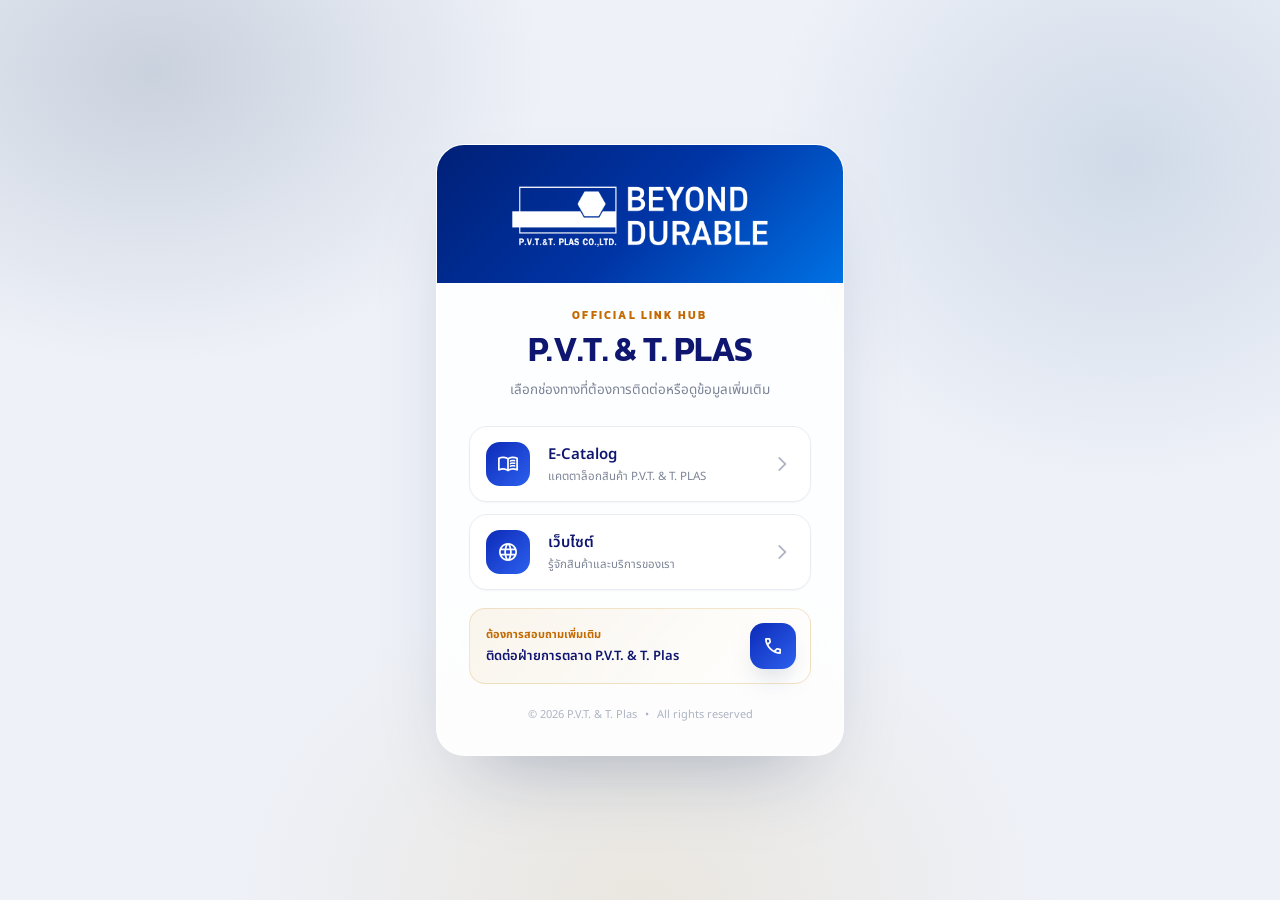
<file: index.html>
<!doctype html>
<html lang="th">
<head>
  <meta charset="UTF-8" />
  <meta name="viewport" content="width=device-width, initial-scale=1.0" />
  <meta name="theme-color" content="#0B1F3A" />

  <title>P.V.T. & T. Plas | Link Hub</title>

  <link rel="preconnect" href="https://fonts.googleapis.com" />
  <link rel="preconnect" href="https://fonts.gstatic.com" crossorigin />

  <link
    href="https://fonts.googleapis.com/css2?family=Kanit:wght@300;400;500;600;700&family=Noto+Sans+Thai:wght@400;500;600;700&display=swap"
    rel="stylesheet"
  />

  <link
    href="https://fonts.googleapis.com/css2?family=Material+Symbols+Outlined"
    rel="stylesheet"
  />

  <link rel="stylesheet" href="./style.css?v=20260731-1" />
</head>

<body>
  <main class="page-shell">
    <section class="profile-card">

      <div class="brand-header">
        <div class="brand-mark">
          <img
            src="/images/W_Edit10.png"
            alt="P.V.T. & T. Plas Logo"
          />
        </div>
      </div>

      <div class="card-body">
        <p class="eyebrow">OFFICIAL LINK HUB</p>

        <h1>P.V.T. & T. PLAS</h1>

        <p class="tagline">
          เลือกช่องทางที่ต้องการติดต่อหรือดูข้อมูลเพิ่มเติม
        </p>

        <div
          id="linkList"
          class="link-list"
          aria-label="ช่องทางติดต่อ"
        ></div>

        <div class="contact-card">
          <div>
            <p class="contact-label">ต้องการสอบถามเพิ่มเติม</p>
            <p class="contact-text">ติดต่อฝ่ายการตลาด P.V.T. & T. Plas</p>
          </div>

          <a
            class="contact-button"
            href="tel:099-614-5651"
            aria-label="โทรติดต่อฝ่ายการตลาด P.V.T. & T. Plas"
          >
            <span class="material-symbols-outlined">call</span>
          </a>
        </div>

        <footer>
          <span>© <span id="currentYear"></span> P.V.T. & T. Plas</span>
          <span class="footer-dot">•</span>
          <span>All rights reserved</span>
        </footer>
      </div>
    </section>
  </main>

  <script src="./script.js?v=20260731-1"></script>
</body>
</html>
</file>
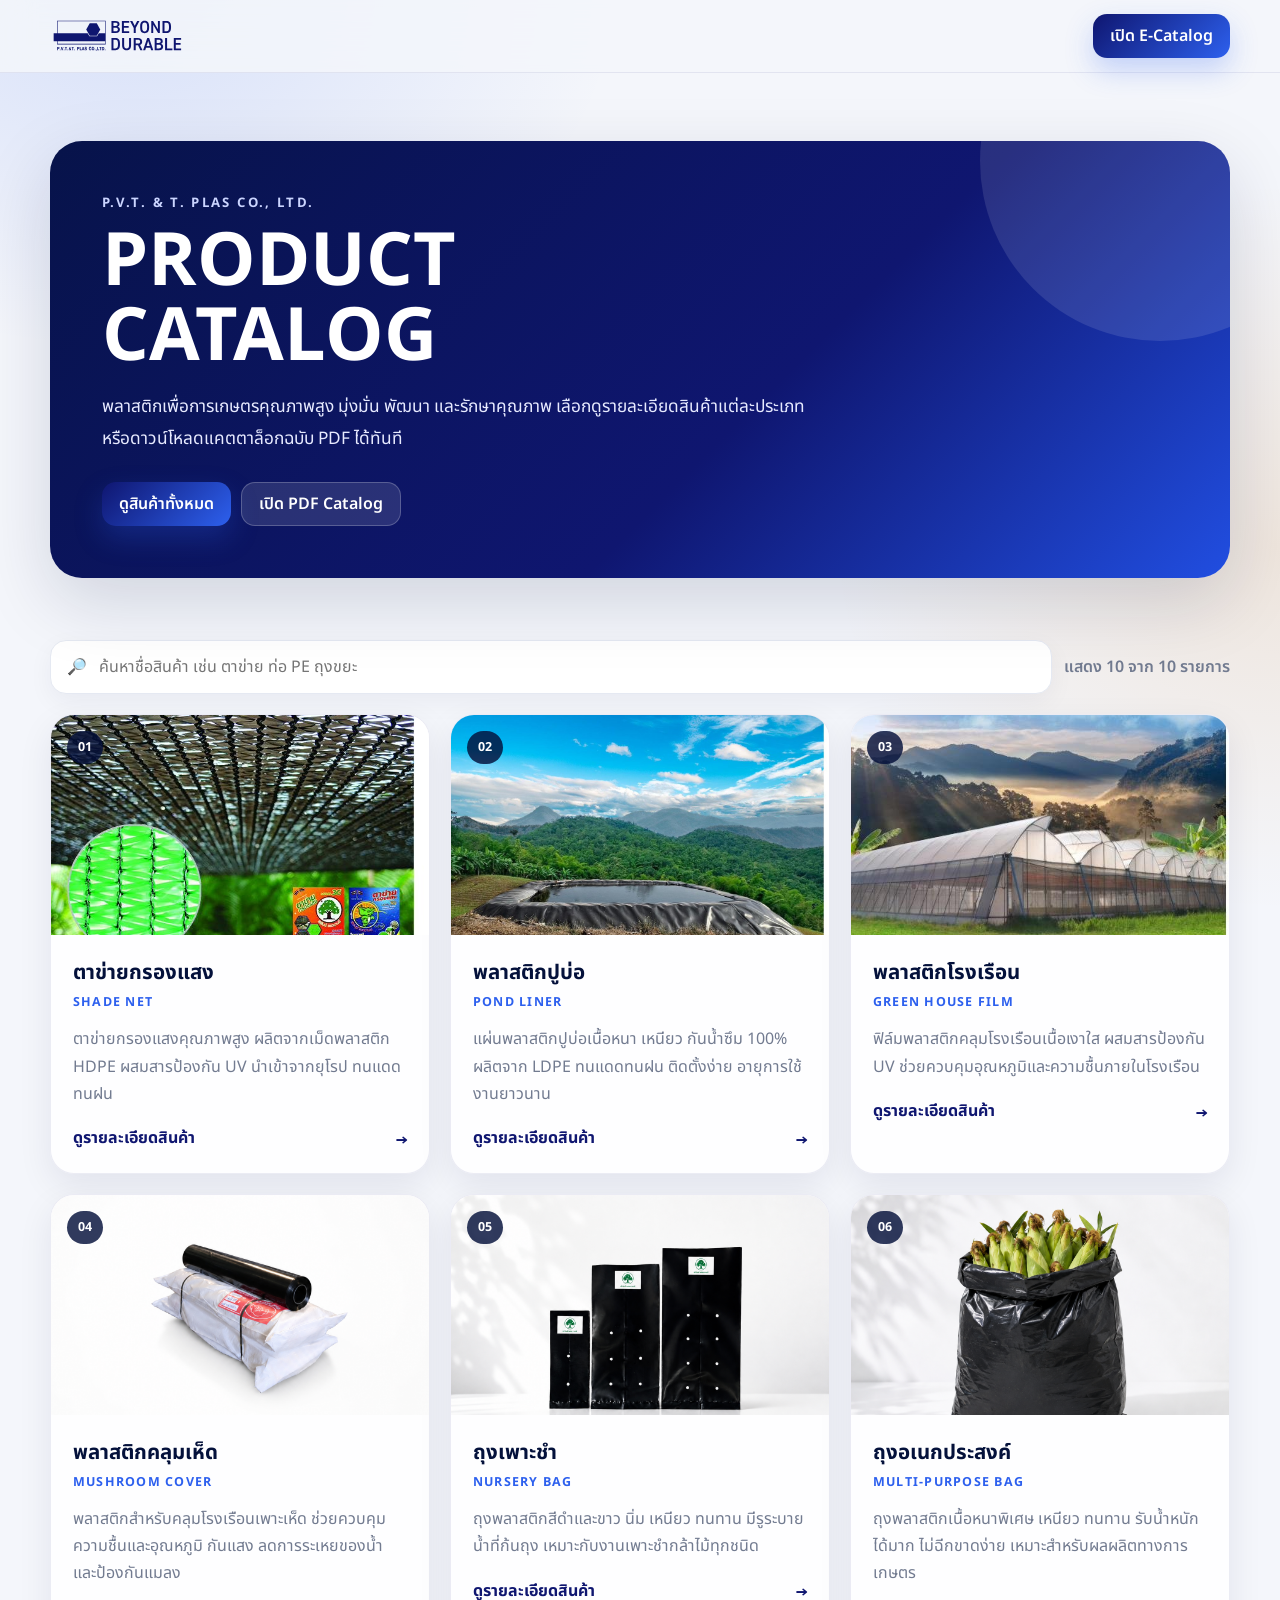
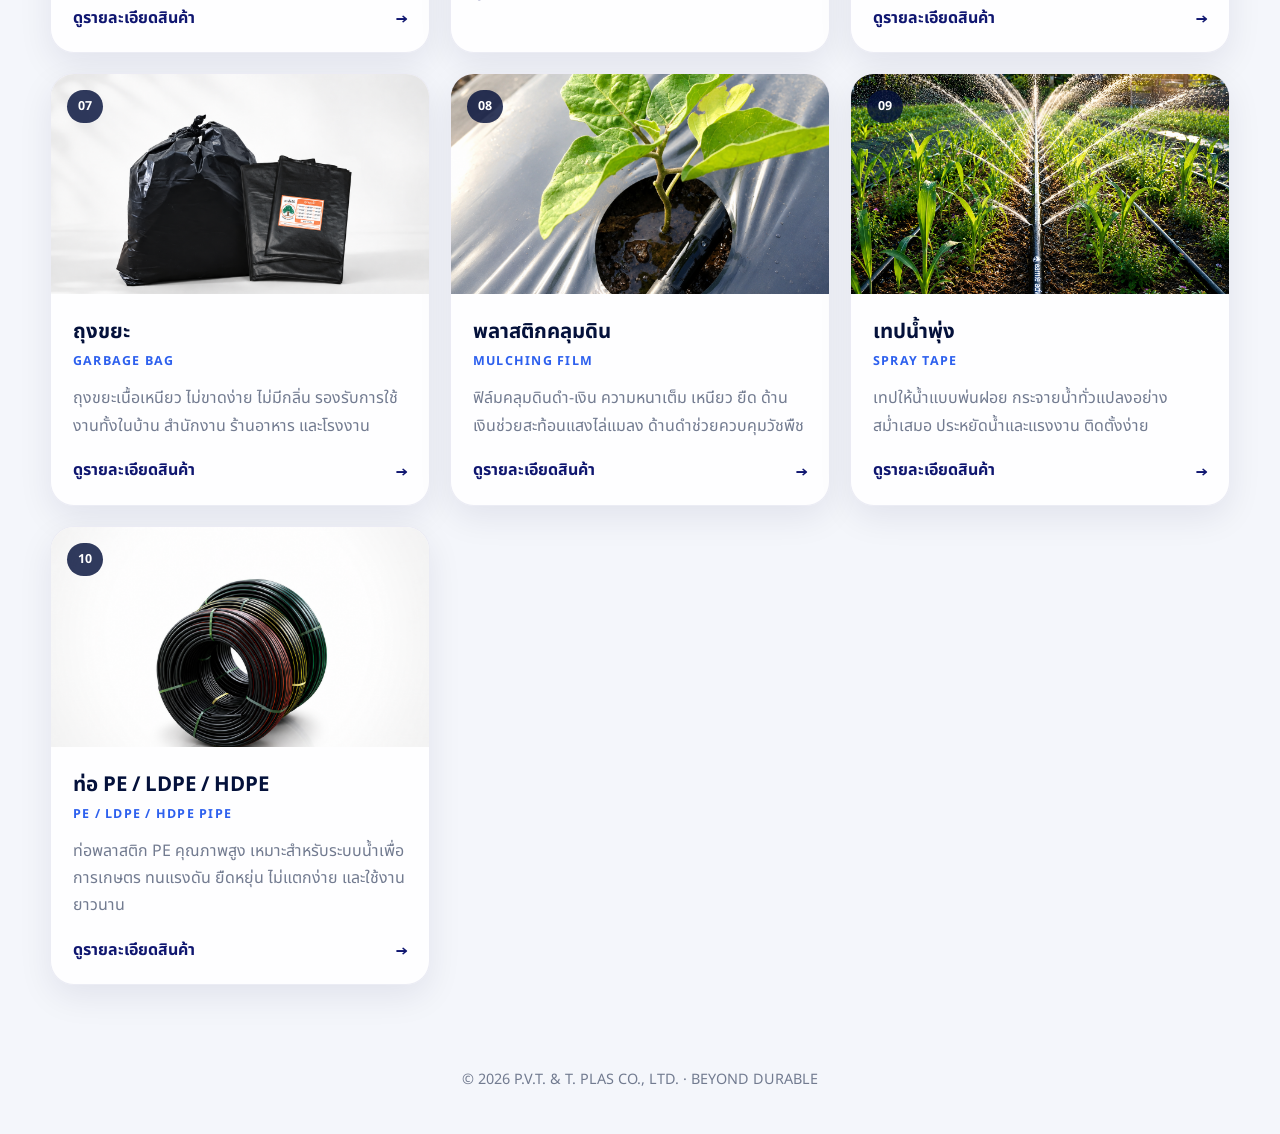
<file: earnie-ecatalog/catalog.html>
<!doctype html>
<html lang="th">
  <head>
    <meta charset="UTF-8" />
    <meta name="viewport" content="width=device-width,initial-scale=1" />
    <meta name="theme-color" content="#0f1670" />
    <title>E-Catalog | P.V.T. & T. PLAS</title>
    <link rel="preconnect" href="https://fonts.googleapis.com" />
    <link rel="preconnect" href="https://fonts.gstatic.com" crossorigin />
    <link
      href="https://fonts.googleapis.com/css2?family=Kanit:wght@400;500;600;700&family=Noto+Sans+Thai:wght@400;500;600;700&display=swap"
      rel="stylesheet"
    />
    <link rel="stylesheet" href="./css/catalog.css" />
  </head>
  <body>
    <header class="topbar">
      <div class="shell nav">
        <a class="brand" href="./index.html">
          <img src="./images/LOGO_BEYOND_NAVY.svg" alt="P.V.T. & T. PLAS" />
          <!-- <span>E-Catalog</span> -->
        </a>

        <div class="nav-actions">
          <a
            class="btn primary"
            href="./flipbook.html"
            target="_blank"
            rel="noopener"
          >
            เปิด E-Catalog
          </a>
        </div>
      </div>
    </header>
    <main>
      <section class="hero">
        <div class="shell">
          <div class="hero-card">
            <div class="eyebrow">P.V.T. & T. PLAS CO., LTD.</div>
            <h1>PRODUCT<br />CATALOG</h1>
            <p>
              พลาสติกเพื่อการเกษตรคุณภาพสูง มุ่งมั่น พัฒนา และรักษาคุณภาพ
              เลือกดูรายละเอียดสินค้าแต่ละประเภท หรือดาวน์โหลดแคตตาล็อกฉบับ PDF
              ได้ทันที
            </p>
            <div class="hero-actions">
              <a class="btn primary" href="#products">ดูสินค้าทั้งหมด</a
              ><a
                class="btn secondary"
                href="./catalog/PVTT_E_Catalog_050826.pdf"
                target="_blank"
                >เปิด PDF Catalog</a
              >
            </div>
          </div>
        </div>
      </section>
      <section id="products" class="shell">
        <div class="toolbar">
          <label class="search"
            ><span>🔎</span
            ><input
              id="productSearch"
              type="search"
              placeholder="ค้นหาชื่อสินค้า เช่น ตาข่าย ท่อ PE ถุงขยะ"
              autocomplete="off"
          /></label>
          <div id="productCount" class="count"></div>
        </div>
        <div id="productGrid" class="grid"></div>
        <div id="emptyState" class="empty">
          ไม่พบสินค้าที่ค้นหา ลองพิมพ์คำค้นใหม่อีกครั้งค่ะ
        </div>
      </section>
    </main>
    <footer class="footer">
      <div class="shell">
        © <span id="year"></span> P.V.T. & T. PLAS CO., LTD. · BEYOND DURABLE
      </div>
    </footer>
    <script src="./data/products.js"></script>
    <script src="./js/catalog.js"></script>
  </body>
</html>
</file>
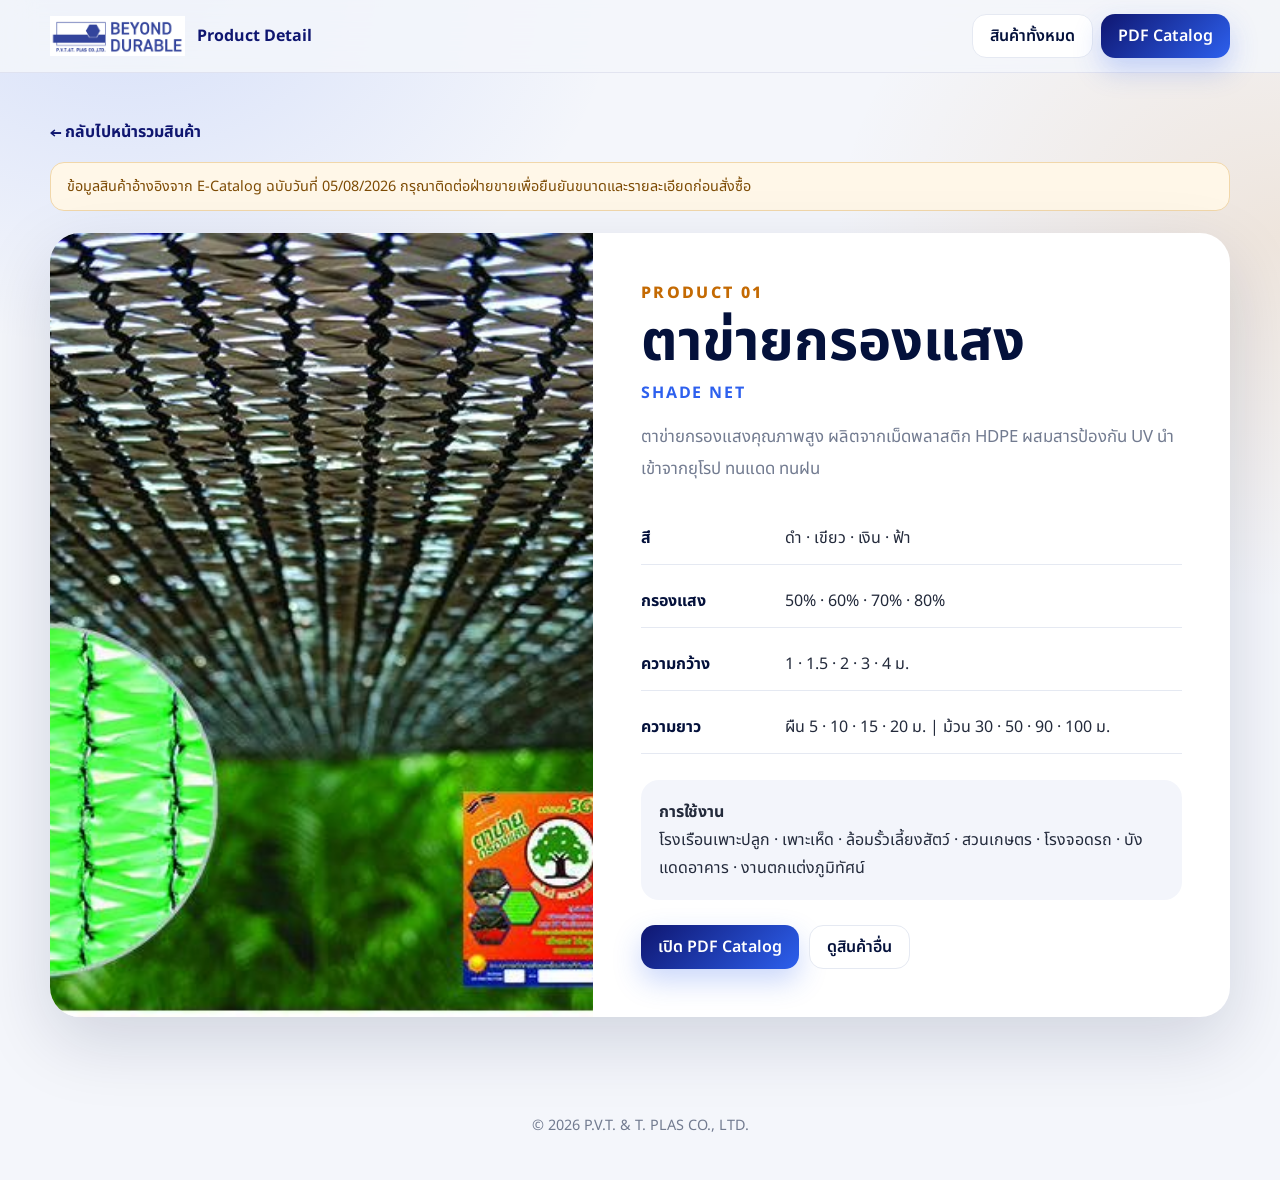
<file: earnie-ecatalog/product.html>
<!doctype html><html lang="th"><head><meta charset="UTF-8"><meta name="viewport" content="width=device-width,initial-scale=1"><meta name="theme-color" content="#0f1670"><title>Product | P.V.T. & T. PLAS</title><link rel="preconnect" href="https://fonts.googleapis.com"><link rel="preconnect" href="https://fonts.gstatic.com" crossorigin><link href="https://fonts.googleapis.com/css2?family=Kanit:wght@400;500;600;700&family=Noto+Sans+Thai:wght@400;500;600;700&display=swap" rel="stylesheet"><link rel="stylesheet" href="./css/catalog.css"></head><body>
<header class="topbar"><div class="shell nav"><a class="brand" href="./catalog.html"><img src="./images/logo.png" alt="P.V.T. & T. PLAS"><span>Product Detail</span></a><div class="nav-actions"><a class="btn" href="./catalog.html">สินค้าทั้งหมด</a><a class="btn primary" href="./catalog/PVTT_E_Catalog_050826.pdf" target="_blank">PDF Catalog</a></div></div></header>
<main class="detail"><div class="shell"><a class="back" href="./catalog.html">← กลับไปหน้ารวมสินค้า</a><div class="notice">ข้อมูลสินค้าอ้างอิงจาก E-Catalog ฉบับวันที่ 05/08/2026 กรุณาติดต่อฝ่ายขายเพื่อยืนยันขนาดและรายละเอียดก่อนสั่งซื้อ</div><article id="productDetail" class="detail-card"></article></div></main>
<footer class="footer"><div class="shell">© <span id="year"></span> P.V.T. & T. PLAS CO., LTD.</div></footer><script src="./data/products.js"></script><script src="./js/product.js"></script></body></html>
</file>
<file: style.css>
/* ======================================================
   style.css
   P.V.T. & T. Plas — Link Hub
   ธีมเดียวกับหน้าลงทะเบียน
   Navy Premium + Glass Card
====================================================== */

:root {
  --navy: #0f1670;
  --ink: #04113b;

  --accent-1: #0c2bb8;
  --accent-2: #2d60ee;
  --accent-grad: linear-gradient(135deg, var(--accent-1), var(--accent-2));

  --gold: #c46a03;

  --text: #232A3B;
  --muted: #7C8496;
  --muted-soft: #ADB3C2;

  --line: #E9ECF4;
  --field-tint: #F3F5FB;
  --card-bg: rgba(255, 255, 255, 0.88);

  --card-pad-x: 26px;
}

* {
  box-sizing: border-box;
}

html {
  min-height: 100%;
}

body {
  min-height: 100vh;
  margin: 0;
  color: var(--text);
  font-family: "Noto Sans Thai", "Kanit", sans-serif;
  background: #EEF1F8;
  -webkit-font-smoothing: antialiased;
}

button,
a {
  font: inherit;
}

.page-shell {
  width: 100%;
  min-height: 100vh;
  display: grid;
  place-items: center;
  padding: 30px 16px;
  position: relative;
  overflow: hidden;
  background:
    radial-gradient(
      560px 420px at 12% 8%,
      rgba(13, 47, 87, 0.16),
      transparent 70%
    ),
    radial-gradient(
      520px 460px at 88% 18%,
      rgba(23, 79, 134, 0.14),
      transparent 70%
    ),
    radial-gradient(
      600px 480px at 50% 100%,
      rgba(211, 166, 76, 0.14),
      transparent 70%
    );
}

.profile-card {
  width: min(100%, 408px);
  position: relative;
  overflow: hidden;
  text-align: center;
  border: 1px solid rgba(255, 255, 255, 0.62);
  border-radius: 28px;
  background: var(--card-bg);
  backdrop-filter: blur(18px);
  -webkit-backdrop-filter: blur(18px);
  box-shadow:
    0 40px 80px -40px rgba(20, 43, 82, 0.35),
    0 1px 0 rgba(255, 255, 255, 0.8) inset;
}

.brand-header {
  width: 100%;
  min-height: 130px;
  padding: 28px 20px 24px;
  display: grid;
  place-items: center;
  background:
    linear-gradient(
      135deg,
      #002077 0%,
      #0034a5 52%,
      #0072e4 100%
    );
}

.brand-mark {
  width: 100%;
  max-width: 260px;
  height: 86px;
  margin: 0 auto;
  display: grid;
  place-items: center;
}

.brand-mark img {
  width: 100%;
  height: 100%;
  display: block;
  object-fit: contain;
}

.card-body {
  padding: 24px var(--card-pad-x) 28px;
}

.eyebrow {
  margin: 0 0 7px;
  color: var(--gold);
  font-family: "Kanit", sans-serif;
  font-size: 11px;
  font-weight: 700;
  letter-spacing: 2.2px;
}

h1 {
  margin: 0;
  color: var(--navy);
  font-family: "Kanit", sans-serif;
  font-size: clamp(27px, 7vw, 34px);
  font-weight: 600;
  line-height: 1.15;
  letter-spacing: -0.02em;
}

.tagline {
  max-width: 330px;
  margin: 10px auto 24px;
  color: var(--muted);
  font-size: 13.5px;
  line-height: 1.7;
}

.link-list {
  display: grid;
  gap: 12px;
}

.link-button {
  width: 100%;
  min-height: 76px;
  display: grid;
  grid-template-columns: 48px 1fr 20px;
  align-items: center;
  gap: 14px;
  padding: 13px 16px;
  color: var(--text);
  text-decoration: none;
  text-align: left;
  border: 1px solid var(--line);
  border-radius: 18px;
  background: #fff;
  cursor: pointer;
  box-shadow: 0 1px 2px rgba(20, 43, 82, 0.04);
  transition:
    transform 0.15s ease,
    box-shadow 0.15s ease,
    border-color 0.15s ease;
}

.link-button:hover {
  transform: translateY(-2px);
  border-color: rgba(13, 47, 87, 0.25);
  box-shadow: 0 14px 30px -18px rgba(20, 43, 82, 0.25);
}

.link-button:active {
  transform: translateY(0);
}

.link-icon {
  width: 44px;
  height: 44px;
  display: grid;
  place-items: center;
  color: #fff;
  border-radius: 14px;
  background: var(--accent-grad);
}

.link-icon .material-symbols-outlined {
  font-size: 22px;
}

.link-copy {
  min-width: 0;
  display: grid;
  gap: 3px;
}

.link-title {
  margin: 0;
  color: var(--navy);
  font-size: 15px;
  font-weight: 600;
}

.link-subtitle {
  margin: 0;
  color: var(--muted);
  font-size: 11.5px;
  line-height: 1.45;
}

.link-arrow {
  color: var(--muted-soft);
  font-size: 18px;
}

.contact-card {
  margin-top: 18px;
  padding: 14px 14px 14px 16px;
  display: flex;
  align-items: center;
  justify-content: space-between;
  gap: 14px;
  text-align: left;
  border: 1px solid rgba(211, 166, 76, 0.28);
  border-radius: 16px;
  background:
    linear-gradient(
      135deg,
      rgba(211, 166, 76, 0.10),
      rgba(255, 255, 255, 0.92)
    );
}

.contact-label,
.contact-text {
  margin: 0;
}

.contact-label {
  color: var(--gold);
  font-size: 11px;
  font-weight: 700;
}

.contact-text {
  margin-top: 3px;
  color: var(--navy);
  font-size: 13px;
  font-weight: 600;
}

.contact-button {
  width: 46px;
  height: 46px;
  flex: 0 0 auto;
  display: grid;
  place-items: center;
  color: #fff;
  text-decoration: none;
  border-radius: 14px;
  background: var(--accent-grad);
  box-shadow: 0 14px 28px -14px rgba(13, 47, 87, 0.5);
  transition:
    transform 0.15s ease,
    box-shadow 0.15s ease;
}

.contact-button:hover {
  transform: translateY(-1px);
  box-shadow: 0 18px 30px -14px rgba(13, 47, 87, 0.56);
}

.contact-button .material-symbols-outlined {
  font-size: 22px;
}

footer {
  margin-top: 22px;
  color: var(--muted-soft);
  font-size: 11px;
}

.footer-dot {
  margin: 0 5px;
}

@media (max-width: 380px) {
  .profile-card {
    border-radius: 22px;
  }

  .card-body {
    --card-pad-x: 18px;
    padding-bottom: 22px;
  }

  .brand-header {
    min-height: 120px;
    padding: 24px 18px 20px;
  }

  .brand-mark {
    height: 78px;
  }

  .link-button {
    grid-template-columns: 44px 1fr 18px;
    gap: 12px;
    padding-right: 14px;
    padding-left: 12px; 
  }

  .link-icon {
    width: 42px;
    height: 42px;
  }
}

@media (min-width: 720px) {
  .page-shell {
    padding-top: 56px;
    padding-bottom: 56px;
  }

  .card-body {
    --card-pad-x: 32px;
    padding-bottom: 32px;
  }
}
</file>
<file: earnie-ecatalog/css/catalog.css>
:root {
  --navy: #0f1670;
  --ink: #04113b;
  --blue: #2d60ee;
  --gold: #c46a03;
  --text: #232a3b;
  --muted: #727b90;
  --line: #e5e9f2;
  --paper: #f4f6fb;
  --white: #fff;
  --shadow: 0 24px 70px rgba(4, 17, 59, 0.15);
}
* {
  box-sizing: border-box;
}
html {
  scroll-behavior: smooth;
}
body {
  margin: 0;
  font-family: "Noto Sans Thai", "Kanit", sans-serif;
  color: var(--text);
  background:
    radial-gradient(
      700px 500px at 10% 0%,
      rgba(45, 96, 238, 0.14),
      transparent 70%
    ),
    radial-gradient(
      640px 520px at 100% 20%,
      rgba(196, 106, 3, 0.12),
      transparent 70%
    ),
    var(--paper);
  min-height: 100vh;
}
a {
  text-decoration: none;
  color: inherit;
}
button,
input {
  font: inherit;
}
.shell {
  width: min(1180px, calc(100% - 28px));
  margin: auto;
}
.topbar {
  position: sticky;
  top: 0;
  z-index: 20;
  background: rgba(244, 246, 251, 0.86);
  backdrop-filter: blur(16px);
  -webkit-backdrop-filter: blur(16px);
  border-bottom: 1px solid rgba(15, 22, 112, 0.08);
}

.nav {
  display: flex;
  align-items: center;
  justify-content: space-between;
  min-height: 72px;
  gap: 18px;
}

.brand {
  display: flex;
  align-items: center;
  gap: 12px;
  font-weight: 700;
  color: var(--navy);
  text-decoration: none;
}

.brand img {
  width: 135px;
  max-width: 100%;
  height: auto;
  display: block;
  flex-shrink: 0;
}

.brand span {
  color: var(--navy);
  white-space: nowrap;
}

.nav-actions {
  display: flex;
  align-items: center;
  gap: 8px;
}

.btn {
  display: inline-flex;
  align-items: center;
  justify-content: center;
  gap: 8px;
  min-height: 44px;
  padding: 0 17px;
  border-radius: 14px;
  border: 1px solid var(--line);
  background: #fff;
  color: var(--ink);
  font-weight: 600;
  cursor: pointer;
}
.btn.primary {
  background: linear-gradient(135deg, var(--navy), var(--blue));
  color: #fff;
  border: 0;
  box-shadow: 0 12px 28px rgba(45, 96, 238, 0.25);
}
.hero {
  padding: 68px 0 34px;
}
.hero-card {
  position: relative;
  overflow: hidden;
  padding: 52px;
  border-radius: 32px;
  color: #fff;
  background: linear-gradient(135deg, #07134a, #0f1670 60%, #214ee1);
  box-shadow: var(--shadow);
}
.hero-card:after {
  content: "";
  position: absolute;
  width: 360px;
  height: 360px;
  border-radius: 50%;
  right: -110px;
  top: -160px;
  background: rgba(255, 255, 255, 0.11);
}
.eyebrow {
  font-size: 0.82rem;
  letter-spacing: 0.18em;
  text-transform: uppercase;
  color: #cbd5ff;
  font-weight: 700;
}
.hero h1 {
  font-size: clamp(2.15rem, 7vw, 4.6rem);
  line-height: 1.02;
  margin: 12px 0 16px;
  max-width: 760px;
}
.hero p {
  max-width: 720px;
  color: #e7eaff;
  font-size: 1.08rem;
  line-height: 1.85;
}
.hero-actions {
  display: flex;
  flex-wrap: wrap;
  gap: 10px;
  margin-top: 26px;
}
.hero .btn.secondary {
  background: rgba(255, 255, 255, 0.12);
  border-color: rgba(255, 255, 255, 0.22);
  color: #fff;
}
.toolbar {
  display: grid;
  grid-template-columns: 1fr auto;
  gap: 12px;
  align-items: center;
  margin: 28px 0 20px;
}
.search {
  display: flex;
  align-items: center;
  gap: 10px;
  padding: 0 16px;
  background: #fff;
  border: 1px solid var(--line);
  border-radius: 16px;
  box-shadow: 0 8px 25px rgba(4, 17, 59, 0.05);
}
.search input {
  width: 100%;
  height: 52px;
  border: 0;
  outline: 0;
  background: transparent;
  color: var(--ink);
}
.count {
  color: var(--muted);
  font-weight: 600;
}
.grid {
  display: grid;
  grid-template-columns: repeat(3, minmax(0, 1fr));
  gap: 20px;
  padding-bottom: 56px;
}
.card {
  overflow: hidden;
  border-radius: 24px;
  background: rgba(255, 255, 255, 0.9);
  border: 1px solid rgba(15, 22, 112, 0.08);
  box-shadow: 0 12px 34px rgba(4, 17, 59, 0.08);
  transition: 0.25s;
}
.card:hover {
  transform: translateY(-5px);
  box-shadow: 0 20px 50px rgba(4, 17, 59, 0.15);
}
.card-image {
  height: 220px;
  position: relative;
  overflow: hidden;
  background: #e8ebf3;
}
.card-image img {
  width: 100%;
  height: 100%;
  object-fit: cover;
  transition: 0.4s;
}
.card:hover img {
  transform: scale(1.045);
}
.number {
  position: absolute;
  left: 16px;
  top: 16px;
  border-radius: 999px;
  padding: 7px 11px;
  background: rgba(4, 17, 59, 0.82);
  color: #fff;
  font-size: 0.78rem;
  font-weight: 700;
}
.card-body {
  padding: 22px;
}
.card h2 {
  margin: 0;
  color: var(--ink);
  font-size: 1.28rem;
}
.card .en {
  color: var(--blue);
  font-size: 0.78rem;
  text-transform: uppercase;
  letter-spacing: 0.1em;
  font-weight: 700;
  margin-top: 5px;
}
.card p {
  color: var(--muted);
  line-height: 1.7;
  margin: 14px 0 18px;
  display: -webkit-box;
  -webkit-line-clamp: 3;
  -webkit-box-orient: vertical;
  overflow: hidden;
}
.card-link {
  display: flex;
  align-items: center;
  justify-content: space-between;
  color: var(--navy);
  font-weight: 700;
}
.empty {
  display: none;
  text-align: center;
  padding: 60px 20px;
  background: #fff;
  border-radius: 24px;
  color: var(--muted);
  margin-bottom: 50px;
}
.detail {
  padding: 46px 0 70px;
}
.back {
  display: inline-flex;
  align-items: center;
  gap: 8px;
  color: var(--navy);
  font-weight: 700;
  margin-bottom: 18px;
}
.detail-card {
  display: grid;
  grid-template-columns: minmax(0, 0.92fr) minmax(0, 1.08fr);
  background: #fff;
  border-radius: 30px;
  overflow: hidden;
  box-shadow: var(--shadow);
}
.detail-media {
  min-height: 520px;
  background: #e6eaf2;
}
.detail-media img {
  width: 100%;
  height: 100%;
  object-fit: cover;
}
.detail-content {
  padding: 48px;
}
.detail-content .num {
  color: var(--gold);
  font-weight: 800;
  letter-spacing: 0.15em;
}
.detail-content h1 {
  font-size: clamp(2rem, 5vw, 3.5rem);
  line-height: 1.08;
  color: var(--ink);
  margin: 8px 0;
}
.detail-content .en-title {
  color: var(--blue);
  font-weight: 700;
  text-transform: uppercase;
  letter-spacing: 0.12em;
}
.lead {
  line-height: 1.9;
  color: var(--muted);
  font-size: 1.05rem;
}
.specs {
  display: grid;
  gap: 10px;
  margin: 26px 0;
}
.spec {
  display: grid;
  grid-template-columns: 130px 1fr;
  gap: 14px;
  padding: 14px 0;
  border-bottom: 1px solid var(--line);
}
.spec strong {
  color: var(--ink);
}
.usage {
  padding: 18px;
  border-radius: 18px;
  background: #f3f5fb;
  line-height: 1.75;
}
.detail-actions {
  display: flex;
  flex-wrap: wrap;
  gap: 10px;
  margin-top: 25px;
}
.footer {
  padding: 28px 0 44px;
  color: var(--muted);
  text-align: center;
  font-size: 0.9rem;
}
.notice {
  padding: 13px 16px;
  background: #fff7e8;
  border: 1px solid #f1d7aa;
  color: #7d4b04;
  border-radius: 14px;
  font-size: 0.9rem;
  margin-bottom: 22px;
}
@media (max-width: 900px) {
  .grid {
    grid-template-columns: repeat(2, minmax(0, 1fr));
  }
  .detail-card {
    grid-template-columns: 1fr;
  }
  .detail-media {
    min-height: 360px;
  }
  .hero-card {
    padding: 38px;
  }
}
@media (max-width: 600px) {
  .shell {
    width: min(100% - 20px, 1180px);
  }
  .nav {
    min-height: 62px;
  }
  .brand img {
    width: 94px;
  }
  .nav-actions .btn:not(.primary) {
    display: none;
  }
  .hero {
    padding-top: 28px;
  }
  .hero-card {
    padding: 30px 23px;
    border-radius: 24px;
  }
  .toolbar {
    grid-template-columns: 1fr;
  }
  .count {
    padding-left: 4px;
  }
  .grid {
    grid-template-columns: 1fr;
    gap: 14px;
  }
  .card-image {
    height: 210px;
  }
  .detail {
    padding-top: 24px;
  }
  .detail-content {
    padding: 28px 22px;
  }
  .detail-media {
    min-height: 280px;
  }
  .spec {
    grid-template-columns: 1fr;
    gap: 4px;
  }
  .btn {
    min-height: 46px;
  }
}
</file>
